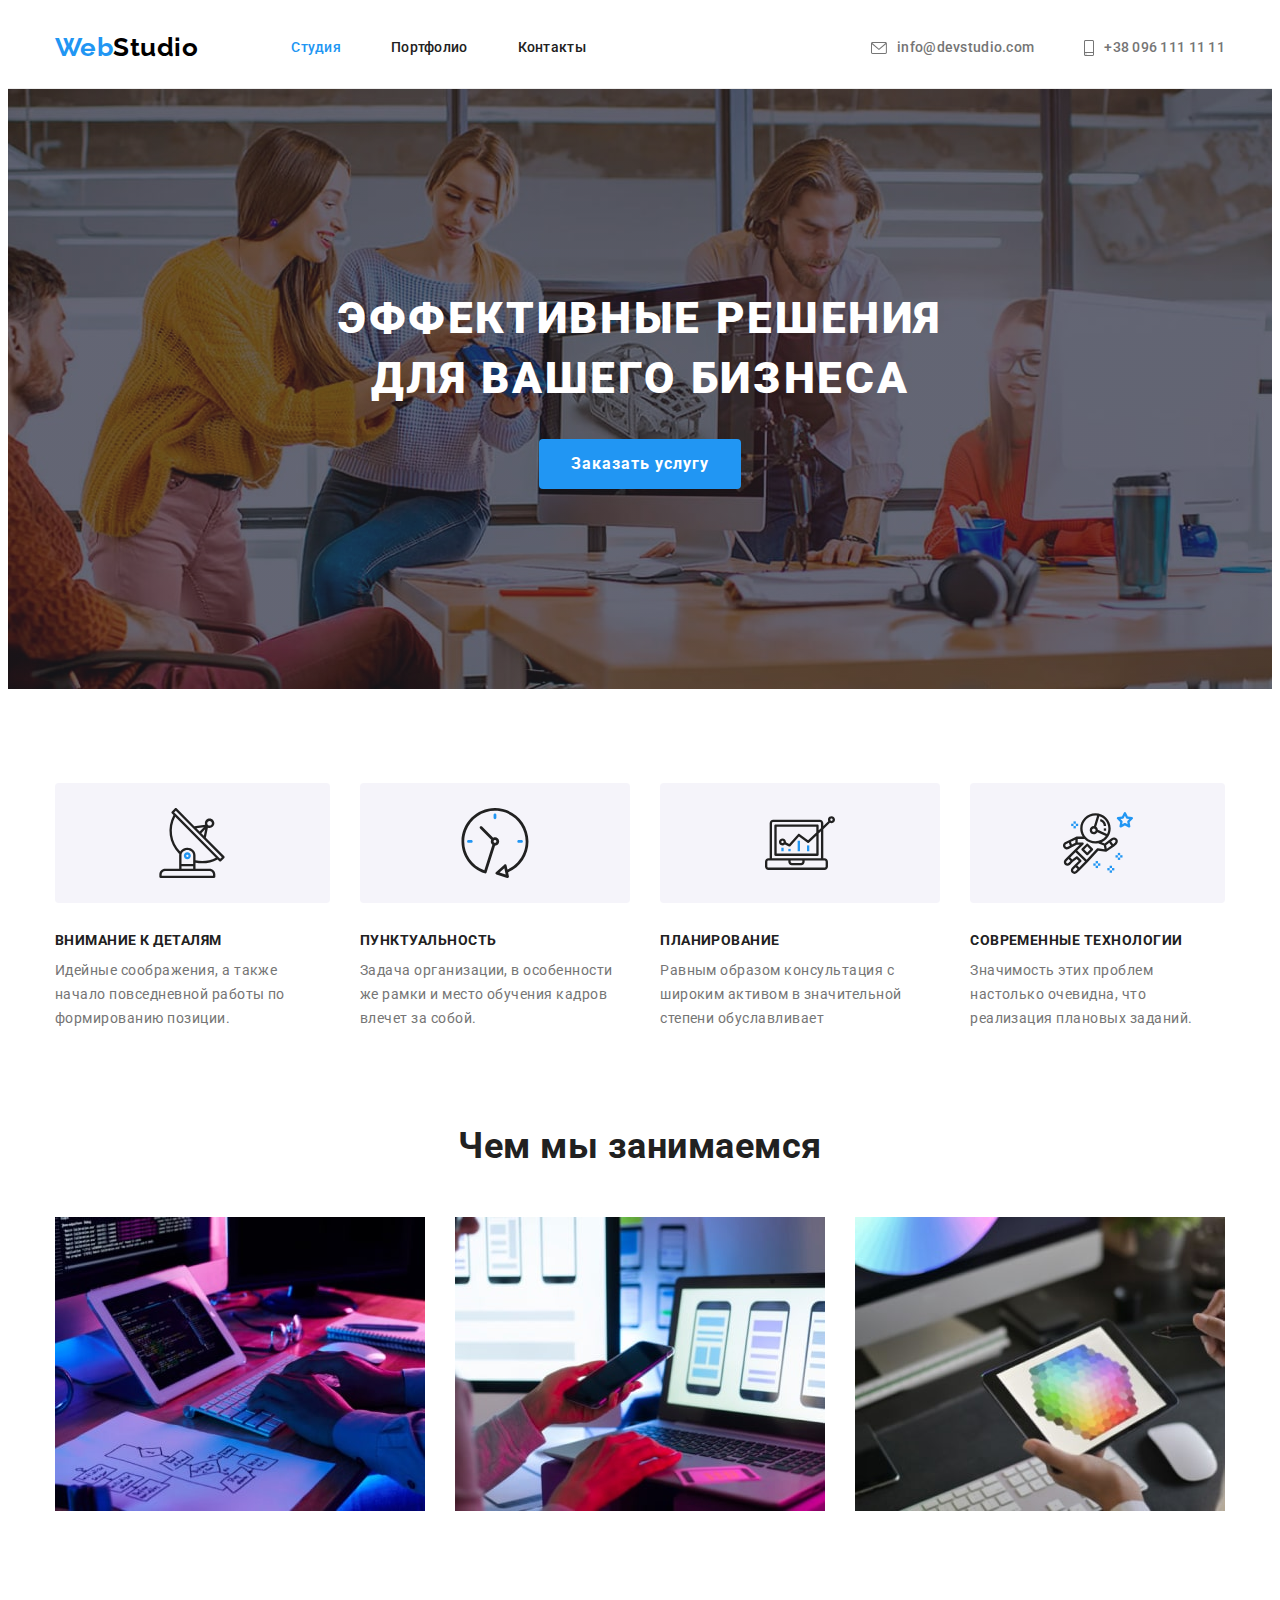
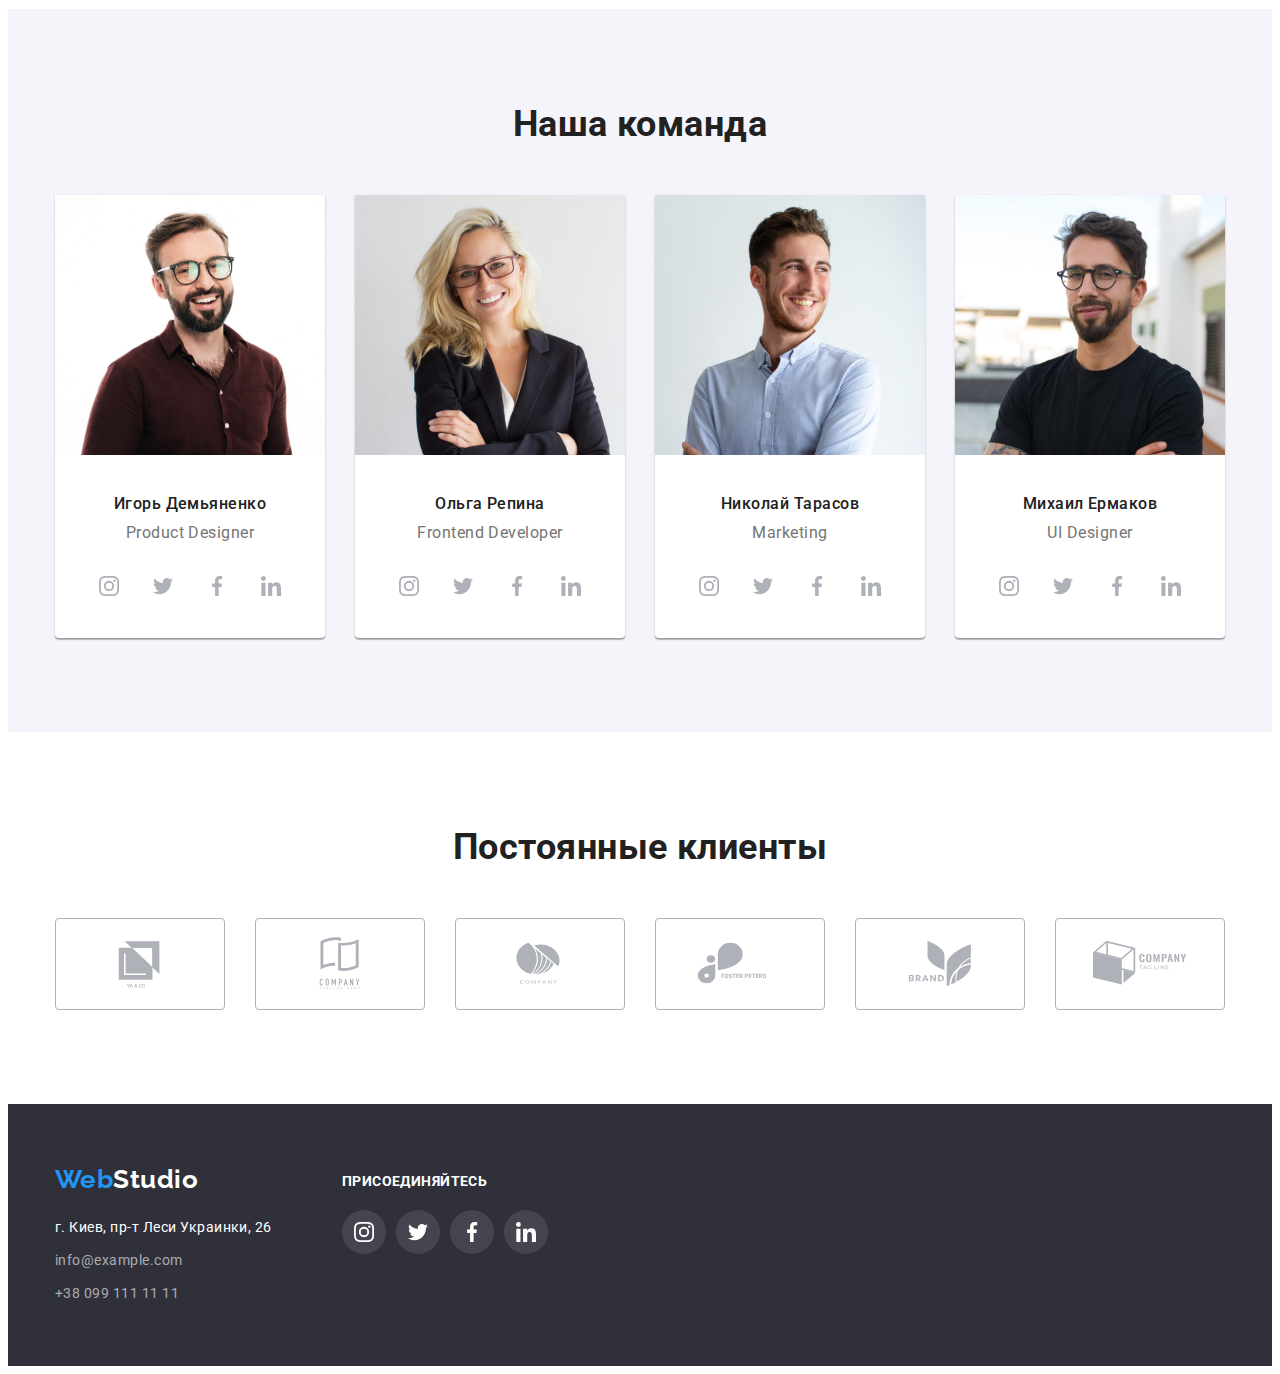
<file: index.html>
<!DOCTYPE html>
<html lang="ru">

<head>
    <meta charset="UTF-8">
    <meta http-equiv="X-UA-Compatible" content="IE=edge">
    <meta name="viewport" content="width=device-width, initial-scale=1.0">
    <title>Document</title>
    <link rel="preconnect" href="https://fonts.googleapis.com">
    <link rel="preconnect" href="https://fonts.gstatic.com" crossorigin>
    <link
        href="https://fonts.googleapis.com/css2?family=Raleway:wght@700&family=Roboto:wght@400;500;700;900&display=swap"
        rel="stylesheet">
    <link rel="stylesheet" href="https://cdnjs.cloudflare.com/ajax/libs/modern-normalize/1.1.0/modern-normalize.min.css"
        integrity="sha512-wpPYUAdjBVSE4KJnH1VR1HeZfpl1ub8YT/NKx4PuQ5NmX2tKuGu6U/JRp5y+Y8XG2tV+wKQpNHVUX03MfMFn9Q=="
        crossorigin="anonymous" referrerpolicy="no-referrer" />
    <link rel="stylesheet" href="./css/styles.css" />
</head>

<body>
    <header class="header-wrap">
        <div class="container border">
            <nav class="nav-bar">
                <a class="logo link" href="./">
                    Web<span class="logo-decor">Studio</span>
                </a>
                <ul class="nav-list list">
                    <li class="item"><a class="nav-item link current" href="./index.html">Студия</a></li>
                    <li class="item"><a class="nav-item link" href="./portfolio.html">Портфолио</a></li>
                    <li class="item"><a class="nav-item link" href="/Контакты">Контакты</a></li>
                </ul>
            </nav>
            <div class="contact-info">
                <a class="cinfo link" href="mailto:info@devstudio.com" target="_blank" rel="no-referrer noopener">
                    <svg class="info-item" width="16" height="12">
                        <use href="./images/icons/sprite.svg#icon-envelope"></use>
                    </svg>
                    info@devstudio.com
                </a>
                <a class="cinfo link" href="tel:+380961111111" target="_blank" rel="no-referrer noopener">
                    <svg class="info-item" width="10" height="16">
                        <use href="./images/icons/sprite.svg#icon-smartphone"></use>
                    </svg>
                    +38 096 111 11 11
                </a>
            </div>
        </div>
    </header>
    <main>
        <section class="order-service overlay">
            <div class="container">
                <h1 class="order-title">Эффективные решения для вашего бизнеса</h1>
                <a href="" class="order-btn link">
                    <span>Заказать услугу</span>
                </a>
            </div>
        </section>
        <section class="section">
            <div class="container">
                <h2 hidden>Приоритеты</h2>
                <ul class="priority-list list">
                    <li class="priority-item icon-antenna">
                        <h3 class="priority-item-header">Внимание к деталям</h3>
                        <p class="priority-text">Идейные соображения, а также начало повседневной работы по формированию
                            позиции.</p>
                    </li>
                    <li class="priority-item icon-clock">
                        <h3 class="priority-item-header">Пунктуальность</h3>
                        <p class="priority-text">Задача организации, в особенности же рамки и место обучения кадров
                            влечет за собой.</p>
                    </li>
                    <li class="priority-item icon-diagram">
                        <h3 class="priority-item-header">Планирование</h3>
                        <p class="priority-text">Равным образом консультация с широким активом в значительной степени
                            обуславливает</p>
                    </li>
                    <li class="priority-item icon-astronaut">
                        <h3 class="priority-item-header">Современные технологии</h3>
                        <p class="priority-text">Значимость этих проблем настолько очевидна, что реализация плановых
                            заданий.</p>
                    </li>
                </ul>
            </div>
        </section>
        <section class="section top-indent">
            <div class="container">
                <h2 class="section-title">Чем мы занимаемся</h2>
                <ul class="duties-list list">
                    <li class="duties-item">
                        <img src="./images/duties-1-min.jpg" alt="Our duties" width="370" height="294">
                    </li>
                    <li class="duties-item">
                        <img src="./images/duties-2-min.jpg" alt="Our duties" width="370" height="294">
                    </li>
                    <li class="duties-item">
                        <img src="./images/duties-3-min.jpg" alt="Our duties" width="370" height="294">
                    </li>
                </ul>
            </div>
        </section>
        <section class="team section">
            <div class="container">
                <h2 class="section-title">Наша команда</h2>
                <ul class="team-list list">
                    <li class="team-item">
                        <img src="./images/team-member-1-min.jpg" alt="Игорь Демьяненко" width="270">
                        <div class="team-item-description">
                            <h3>Игорь Демьяненко</h3>
                            <p lang="en" class="team-text-description">Product Designer</p>
                            <ul class="team-socials list list-socials">
                                <li class="socials-item">
                                    <a class="link-socials link" href="#" target="_blank" rel="noreferrer noopener">
                                        <svg class="social-icon" width="20" height="20">
                                            <use href="./images/icons/sprite.svg#icon-instagram"></use>
                                        </svg>
                                    </a>
                                </li>
                                <li class="socials-item">
                                    <a class="link-socials link" href="#" target="_blank" rel="noreferrer noopener">
                                        <svg class="social-icon" width="20" height="20">
                                            <use href="./images/icons/sprite.svg#icon-twitter"></use>
                                        </svg>
                                    </a>
                                </li>
                                <li class="socials-item">
                                    <a class="link-socials link" href="#" target="_blank" rel="noreferrer noopener">
                                        <svg class="social-icon" width="20" height="20">
                                            <use href="./images/icons/sprite.svg#icon-facebook"></use>
                                        </svg>
                                    </a>
                                </li>
                                <li class="socials-item">
                                    <a class="link-socials link" href="#" target="_blank" rel="noreferrer noopener">
                                        <svg class="social-icon" width="20" height="20">
                                            <use href="./images/icons/sprite.svg#icon-linkedin"></use>
                                        </svg>
                                    </a>
                                </li>
                            </ul>
                        </div>
                    </li>
                    <li class="team-item">
                        <img src="./images/team-member-2-min.jpg" alt="Ольга Репина" width="270">
                        <div class="team-item-description">
                            <h3>Ольга Репина</h3>
                            <p lang="en" class="team-text-description">Frontend Developer</p>
                            <ul class="team-socials list list-socials">
                                <li class="socials-item">
                                    <a href="" class="link-socials link">
                                        <svg class="social-icon" width="20" height="20">
                                            <use href="./images/icons/sprite.svg#icon-instagram"></use>
                                        </svg>
                                    </a>
                                </li>
                                <li class="socials-item">
                                    <a href="" class="link-socials link">
                                        <svg class="social-icon" width="20" height="20">
                                            <use href="./images/icons/sprite.svg#icon-twitter"></use>
                                        </svg>
                                    </a>
                                </li>
                                <li class="socials-item">
                                    <a href="" class="link-socials link">
                                        <svg class="social-icon" width="20" height="20">
                                            <use href="./images/icons/sprite.svg#icon-facebook"></use>
                                        </svg>
                                    </a>
                                </li>
                                <li class="socials-item">
                                    <a href="" class="link-socials link">
                                        <svg class="social-icon" width="20" height="20">
                                            <use href="./images/icons/sprite.svg#icon-linkedin"></use>
                                        </svg>
                                    </a>
                                </li>
                            </ul>
                        </div>
                    </li>
                    <li class="team-item">
                        <img src="./images/team-member-3-min.jpg" alt="Николай Тарасов" width="270">
                        <div class="team-item-description">
                            <h3>Николай Тарасов</h3>
                            <p lang="en" class="team-text-description">Marketing</p>
                            <ul class="team-socials list list-socials">
                                <li class="socials-item">
                                    <a href="" class="link-socials link">
                                        <svg class="social-icon" width="20" height="20">
                                            <use href="./images/icons/sprite.svg#icon-instagram"></use>
                                        </svg>
                                    </a>
                                </li>
                                <li class="socials-item">
                                    <a href="" class="link-socials link">
                                        <svg class="social-icon" width="20" height="20">
                                            <use href="./images/icons/sprite.svg#icon-twitter"></use>
                                        </svg>
                                    </a>
                                </li>
                                <li class="socials-item">
                                    <a href="" class="link-socials link">
                                        <svg class="social-icon" width="20" height="20">
                                            <use href="./images/icons/sprite.svg#icon-facebook"></use>
                                        </svg>
                                    </a>
                                </li>
                                <li class="socials-item">
                                    <a href="" class="link-socials link">
                                        <svg class="social-icon" width="20" height="20">
                                            <use href="./images/icons/sprite.svg#icon-linkedin"></use>
                                        </svg>
                                    </a>
                                </li>
                            </ul>
                        </div>
                    </li>
                    <li class="team-item">
                        <img src="./images/team-member-4-min.jpg" alt="Михаил Ермаков" width="270">
                        <div class="team-item-description">
                            <h3>Михаил Ермаков</h3>
                            <p lang="en"class="team-text-description">UI Designer</p>
                            <ul class="team-socials list list-socials">
                                <li class="socials-item">
                                    <a class="link-socials link" href="#" target="_blank" rel="noreferrer noopener">
                                        <svg class="social-icon" width="20" height="20">
                                            <use href="./images/icons/sprite.svg#icon-instagram"></use>
                                        </svg>
                                    </a>
                                </li>
                                <li class="socials-item">
                                    <a class="link-socials link" href="#" target="_blank" rel="noreferrer noopener">
                                        <svg class="social-icon" width="20" height="20">
                                            <use href="./images/icons/sprite.svg#icon-twitter"></use>
                                        </svg>
                                    </a>
                                </li>
                                <li class="socials-item">
                                    <a class="link-socials link" href="#" target="_blank" rel="noreferrer noopener">
                                        <svg class="social-icon" width="20" height="20">
                                            <use href="./images/icons/sprite.svg#icon-facebook"></use>
                                        </svg>
                                    </a>
                                </li>
                                <li class="socials-item">
                                    <a class="link-socials link" href="#" target="_blank" rel="noreferrer noopener">
                                        <svg class="social-icon" width="20" height="20">
                                            <use href="./images/icons/sprite.svg#icon-linkedin"></use>
                                        </svg>
                                    </a>
                                </li>
                            </ul>
                        </div>
                    </li>
                </ul>
            </div>
        </section>
        <section class="section">
            <div class="container">
                <h2 class="section-title">Постоянные клиенты</h2>
                <ul class="flex-list list">
                    <li class="clients-item">
                        <a class="client-link link" href="#" target="_blank" rel="norefferer noopener">
                            <svg class="client-icon">
                                <use href="./images/icons/sprite.svg#icon-company-1"></use>
                            </svg>
                        </a>
                    </li>
                    <li class="clients-item">
                        <a class="client-link link" href="#" target="_blank" rel="norefferer noopener">
                            <svg class="client-icon">
                                <use href="./images/icons/sprite.svg#icon-company-2"></use>
                            </svg>
                        </a>
                    </li>
                    <li class="clients-item">
                        <a class="client-link link" href="#" target="_blank" rel="norefferer noopener">
                            <svg class="client-icon">
                                <use href="./images/icons/sprite.svg#icon-company-3"></use>
                            </svg>
                        </a>
                    </li>
                    <li class="clients-item">
                        <a class="client-link link" href="#" target="_blank" rel="norefferer noopener">
                            <svg class="client-icon">
                                <use href="./images/icons/sprite.svg#icon-company-4"></use>
                            </svg>
                        </a>
                    </li>
                    <li class="clients-item">
                        <a class="client-link link" href="#" target="_blank" rel="norefferer noopener">
                            <svg class="client-icon">
                                <use href="./images/icons/sprite.svg#icon-company-5"></use>
                            </svg>
                        </a>
                    </li>
                    <li class="clients-item">
                        <a class="client-link link" href="#" target="_blank" rel="norefferer noopener">
                            <svg class="client-icon" width="94" height="44">
                                <use href="./images/icons/sprite.svg#icon-company-6"></use>
                            </svg>
                        </a>
                    </li>
                </ul>
            </div>
        </section>
    </main>
    <footer class="footer">
        <div class="footer-wrap container">
            <address class="footer-address footer-text ">
                <a href="./" class="logo link">
                    Web<span class="footer-logo">Studio</span>
                </a>
                <ul class="list">
                    <li class="address-wrap"><span>г. Киев, пр-т Леси Украинки, 26</span></li>
                    <li class="address-wrap"><a class="footer-contact link" href="mailto:info@example.com"
                            target="_blank">info@example.com</a></li>
                    <li class="address-wrap"><a class="footer-contact link" href="tel:+380991111111">+38 099 111 11 11</a>
                    </li>
                </ul>
            </address>
            <div class="footer-social">
                <h2 class="footer-social-title">присоединяйтесь</h2>
                <ul class="footer-social-list list">
                    <li class="footer-social-item link">
                        <a class="footer-social-link" href="#" target="_blank" rel="norefferer noopener">
                            <svg class="footer-social-icon" width="20" height="20">
                                <use href="./images/icons/sprite.svg#icon-instagram"></use>
                            </svg>
                        </a>
                    </li>
                    <li class="footer-social-item link">
                        <a class="footer-social-link" href="#" target="_blank" rel="norefferer noopener">
                            <svg class="footer-social-icon" width="20" height="20">
                                <use href="./images/icons/sprite.svg#icon-twitter"></use>
                            </svg>
                        </a>
                    </li>
                    <li class="footer-social-item link">
                        <a class="footer-social-link" href="#" target="_blank" rel="norefferer noopener">
                            <svg class="footer-social-icon" width="20" height="20">
                                <use href="./images/icons/sprite.svg#icon-facebook"></use>
                            </svg>
                        </a>
                    </li>
                    <li class="footer-social-item link">
                        <a class="footer-social-link" href="#" target="_blank" rel="norefferer noopener">
                            <svg class="footer-social-icon" width="20" height="20">
                                <use href="./images/icons/sprite.svg#icon-linkedin"></use>
                            </svg>
                        </a>
                    </li>
                </ul>
            </div>
        </div>

    </footer>
</body>

</html>
</file>
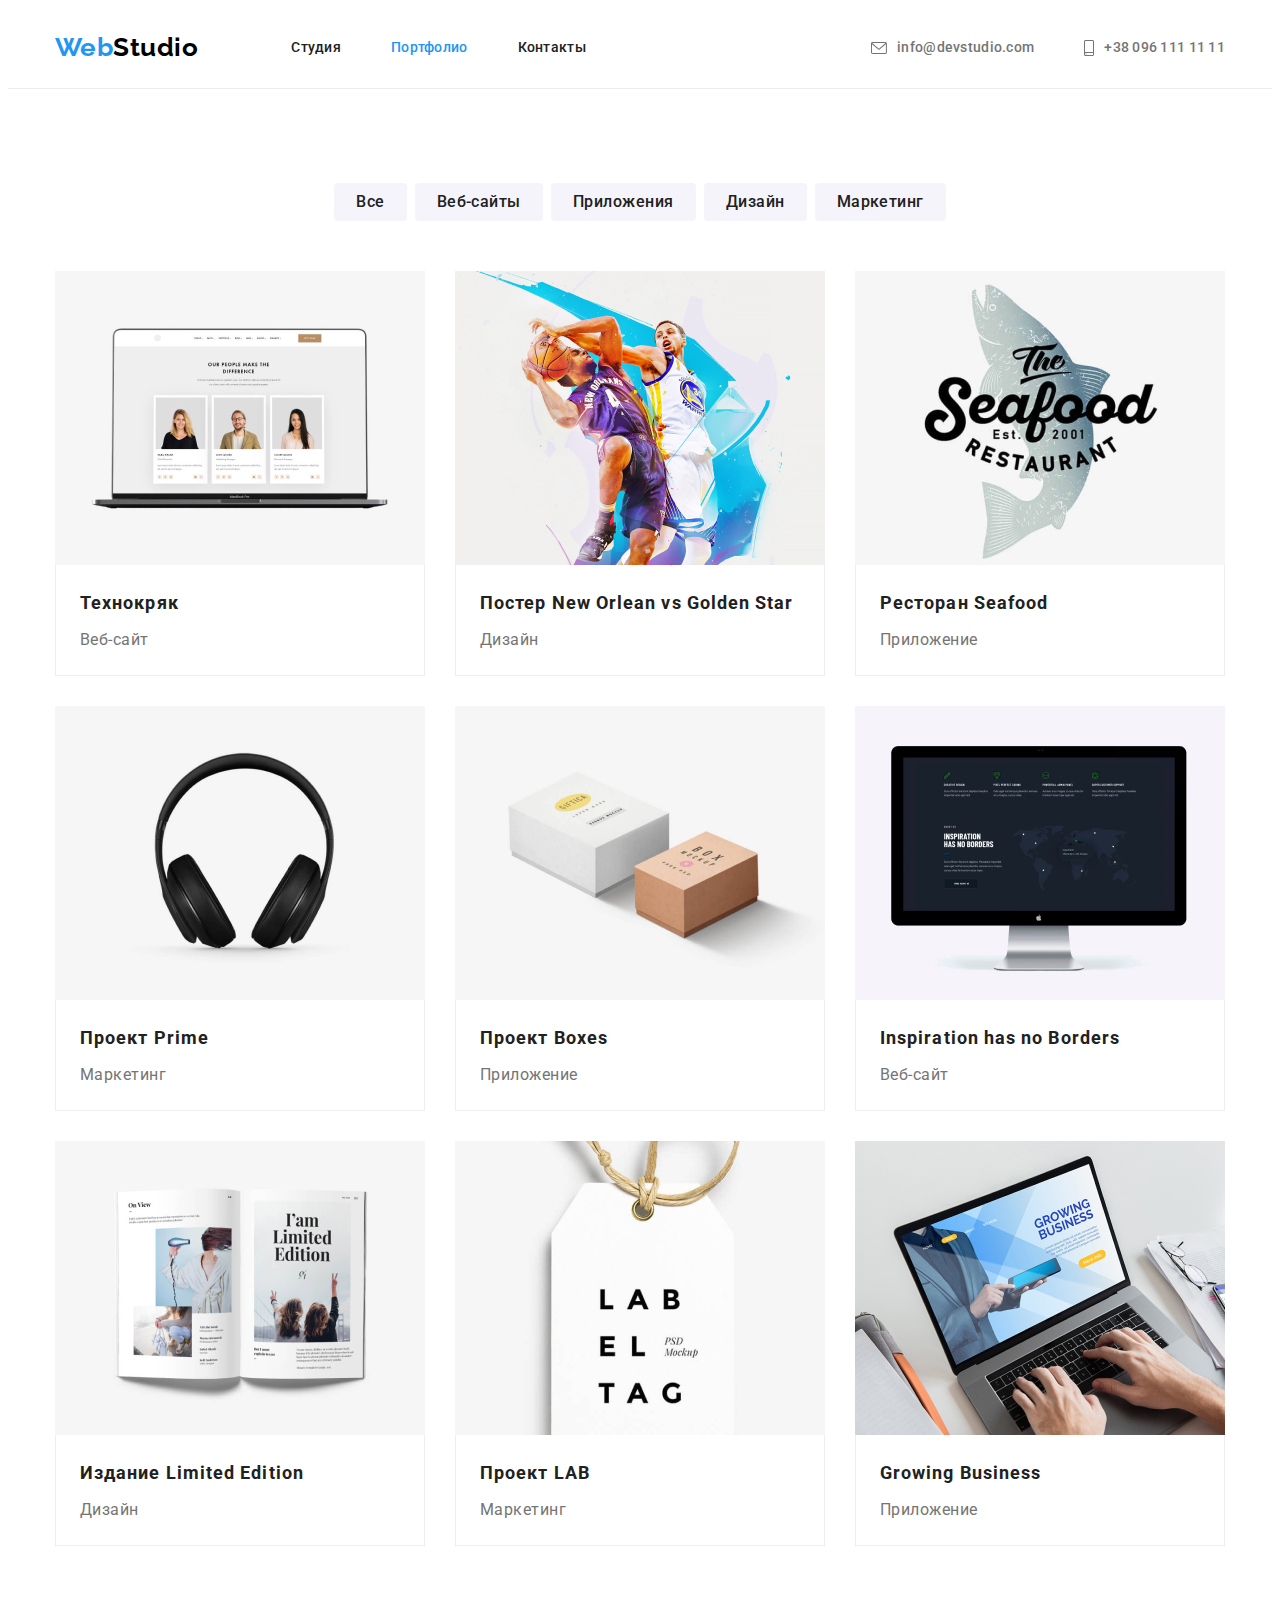
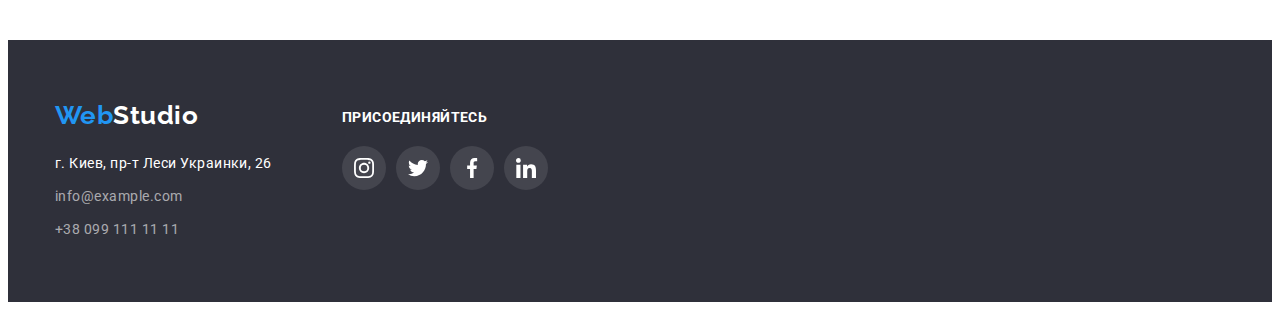
<file: portfolio.html>
<!DOCTYPE html>
<html lang="ru">

<head>
    <link rel="stylesheet" href="https://cdnjs.cloudflare.com/ajax/libs/modern-normalize/1.1.0/modern-normalize.min.css"
        integrity="sha512-wpPYUAdjBVSE4KJnH1VR1HeZfpl1ub8YT/NKx4PuQ5NmX2tKuGu6U/JRp5y+Y8XG2tV+wKQpNHVUX03MfMFn9Q=="
        crossorigin="anonymous" referrerpolicy="no-referrer" />
    <meta charset="UTF-8">
    <meta http-equiv="X-UA-Compatible" content="IE=edge">
    <meta name="viewport" content="width=device-width, initial-scale=1.0">
    <title>Портфолио</title>
    <link rel="preconnect" href="https://fonts.googleapis.com">
    <link rel="preconnect" href="https://fonts.gstatic.com" crossorigin>
    <link
        href="https://fonts.googleapis.com/css2?family=Raleway:wght@700&family=Roboto:wght@400;500;700;900&display=swap"
        rel="stylesheet">
    <link rel="stylesheet" href="./css/styles.css" />
</head>

<body>
    <header class="header-wrap">
        <div class="container border">
            <nav class="nav-bar">
                <a class="logo link" href="./">
                    Web<span class="logo-decor">Studio</span>
                </a>
                <ul class="nav-list list">
                    <li class="item"><a class="nav-item link" href="./index.html">Студия</a></li>
                    <li class="item"><a class="nav-item link current" href="./portfolio.html">Портфолио</a></li>
                    <li class="item"><a class="nav-item link" href="/Контакты">Контакты</a></li>
                </ul>
            </nav>
            <div class="contact-info">
                <a class="cinfo link" href="mailto:info@devstudio.com" target="_blank" rel="no-referrer noopener">
                    <svg class="info-item" width="16" height="12">
                        <use href="./images/icons/sprite.svg#icon-envelope"></use>
                    </svg>
                    info@devstudio.com
                </a>
                <a class="cinfo link" href="tel:+380961111111" target="_blank" rel="no-referrer noopener">
                    <svg class="info-item" width="10" height="16">
                        <use href="./images/icons/sprite.svg#icon-smartphone"></use>
                    </svg>
                    +38 096 111 11 11
                </a>
            </div>
        </div>
    </header>
    <section class="section">
        <div class="container">
            <h1 hidden>Портфолио</h1>
            <ul class="button-list list">
                <li>
                    <button class="button" type="button">Все</button>
                </li>
                <li>
                    <button class="button" type="button">Веб-сайты</button>
                </li>
                <li>
                    <button class="button" type="button">Приложения</button>
                </li>
                <li>
                    <button class="button" type="button">Дизайн</button>
                </li>
                <li>
                    <button class="button" type="button">Маркетинг</button>
                </li>
            </ul>
            <ul class="flex-list list">
                <li class="portfolio-item">
                    <img src="./images/portfolio-logos/technokryak.jpg" alt="Веб-сайт Технокряк" width="370">
                    <div class="item-text">
                        <h2>Технокряк</h2>
                        <p>Веб-сайт</p>
                    </div>
                </li>
                <li class="portfolio-item">
                    <img src="./images/portfolio-logos/neworlean.jpg" alt="Дизайн постера" width="370">
                    <div class="item-text">
                        <h2>Постер <span lang="en">New Orlean vs Golden Star</span></h2>
                        <p>Дизайн</p>
                    </div>
                </li>
                <li class="portfolio-item">
                    <img src="./images/portfolio-logos/seafood.jpg" alt="Приложение" width="370">
                    <div class="item-text">
                        <h2>Ресторан <span lang="en">Seafood</span></h2>
                        <p>Приложение</p>
                    </div>
                </li>
                <li class="portfolio-item">
                    <img src="./images/portfolio-logos/prime.jpg" alt="Маркетинговый проект" width="370">
                    <div class="item-text">
                        <h2>Проект <span lang="en">Prime</span></h2>
                        <p>Маркетинг</p>
                    </div>
                </li>
                <li class="portfolio-item">
                    <img src="./images/portfolio-logos/boxes.jpg" alt="Приложение" width="370">
                    <div class="item-text">
                        <h2>Проект <span lang="en">Boxes</span></h2>
                        <p>Приложение</p>
                    </div>
                </li>
                <li class="portfolio-item">
                    <img src="./images/portfolio-logos/inspiration.jpg" alt="Веб-сайт" width="370">
                    <div class="item-text">
                        <h2 lang="en">Inspiration has no Borders</h2>
                        <p>Веб-сайт</p>
                    </div>
                </li>
                <li class="portfolio-item">
                    <img src="./images/portfolio-logos/limited-edition.jpg" alt="Дизайн издания" width="370">
                    <div class="item-text">
                        <h2>Издание <span lang="en">Limited Edition</span></h2>
                        <p>Дизайн</p>
                    </div>
                </li>
                <li class="portfolio-item">
                    <img src="./images/portfolio-logos/lab.jpg" alt="Маркетинговый проект" width="370"">
                    <div class=" item-text">
                    <h2>Проект <span lang="en">LAB</span></h2>
                    <p>Маркетинг</p>
        </div>
        </li>
        <li class="portfolio-item">
            <img src="./images/portfolio-logos/gr-business.jpg" alt="Бизнесс приложение" width="370">
            <div class="item-text">
                <h2 lang="en">Growing Business</h2>
                <p>Приложение</p>
            </div>
        </li>
        </ul>
        </div>
    </section>

    <footer class="footer">
        <div class="footer-wrap container">
            <address class="footer-address footer-text ">
                <a href="./" class="logo link">
                    Web<span class="footer-logo">Studio</span>
                </a>
                <ul class="list">
                    <li class="address-wrap"><span>г. Киев, пр-т Леси Украинки, 26</span></li>
                    <li class="address-wrap"><a class="footer-contact link" href="mailto:info@example.com"
                            target="_blank">info@example.com</a></li>
                    <li class="address-wrap"><a class="footer-contact link" href="tel:+380991111111">+38 099 111 11 11</a>
                    </li>
                </ul>
            </address>
            <div class="footer-social">
                <h2 class="footer-social-title">присоединяйтесь</h2>
                <ul class="footer-social-list list">
                    <li class="footer-social-item link">
                        <a class="footer-social-link" href="#" target="_blank" rel="norefferer noopener">
                            <svg class="footer-social-icon" width="20" height="20">
                                <use href="./images/icons/sprite.svg#icon-instagram"></use>
                            </svg>
                        </a>
                    </li>
                    <li class="footer-social-item link">
                        <a class="footer-social-link" href="#" target="_blank" rel="norefferer noopener">
                            <svg class="footer-social-icon" width="20" height="20">
                                <use href="./images/icons/sprite.svg#icon-twitter"></use>
                            </svg>
                        </a>
                    </li>
                    <li class="footer-social-item link">
                        <a class="footer-social-link" href="#" target="_blank" rel="norefferer noopener">
                            <svg class="footer-social-icon" width="20" height="20">
                                <use href="./images/icons/sprite.svg#icon-facebook"></use>
                            </svg>
                        </a>
                    </li>
                    <li class="footer-social-item link">
                        <a class="footer-social-link" href="#" target="_blank" rel="norefferer noopener">
                            <svg class="footer-social-icon" width="20" height="20">
                                <use href="./images/icons/sprite.svg#icon-linkedin"></use>
                            </svg>
                        </a>
                    </li>
                </ul>
            </div>
        </div>
    
    </footer>
</body>

</html>
</file>
<file: css/styles.css>
:root {
  --accent-color: #2196f3;
  --page-main-text-color: #212121;
  --secondary-text-color: #757575;
  --section-bg-color: #2f303a;
  --button-bg-color: #f5f4fa;
  --button-text-color: #212121;
  --active-button-text-color: #ffffff;
  --section-title-text-color: #212121;
}

html {
  box-sizing: border-box;
}

*,
*::before,
*::after {
  box-sizing: inherit;
}

body {
  font-family: 'Roboto', sans-serif;

  color: var(--page-main-text-color);
  letter-spacing: 0.03em;
}

h1,
h2,
h3,
h4,
h5,
h6,
p {
  margin-top: 0;
}

a {
  cursor: default;
}

.link {
  text-decoration: none;
}

.list {
  padding: 0;
  margin: 0;
  list-style-type: none;
}

.flex-list {
  width: 1170px;
  display: flex;
  flex-wrap: wrap;
  margin-top: 50px;
}

.section-title {
  font-weight: 700;
  font-size: 36px;
  line-height: 1.17;
  color: var(--section-title-text-color);
}

.button {
  padding: 6px 22px;
  border: transparent;
  border-radius: 4px;

  font-family: 'Roboto', sans-serif;
  font-weight: 500;
  font-size: 16px;
  line-height: 1.62;
  letter-spacing: 0.03em;
  text-align: center;
  color: var(--button-text-color);
  background-color: var(--button-bg-color);
  cursor: pointer;
}

.button:hover,
.button:focus {
  background-color: var(--accent-color);
  color: var(--active-button-text-color);
  filter: drop-shadow(0px 4px 4px rgba(0, 0, 0, 0.25));
}

.container {
  margin-left: auto;
  margin-right: auto;
  width: 1200px;
  padding-left: 15px;
  padding-right: 15px;
}

.section {
  padding: 94px 0;
}

/*---------------------- Navigation bar ----------------------*/

.header-wrap {
  box-sizing: inherit;
  border-bottom: 1px solid #ececec;
}

.nav-bar {
  display: flex;
}

.header-wrap .border {
  display: flex;
  justify-content: space-between;
}

.nav-bar a,
.contact-info a {
  cursor: pointer;
}

.nav-bar .logo {
  padding-top: 24px;
  padding-bottom: 25px;
  margin-right: 93px;
}

.logo {
  font-family: Raleway;
  font-weight: 700;
  font-size: 26px;
  line-height: 1.19;
  color: var(--accent-color);
}

.logo-decor {
  color: #000000;
}

.nav-list {
  display: flex;
  margin: 0 auto;
}

.nav-list .item:not(:last-child) {
  margin-right: 50px;
}

.nav-item {
  font-weight: 500;
  font-size: 14px;
  line-height: 1.14;
  letter-spacing: 0.02em;
  color: var(--page-main-text-color);
}

.nav-list .nav-item {
  display: block;
  padding-top: 32px;
  padding-bottom: 32px;
}

.current {
  color: var(--accent-color);
}

.nav-item:hover,
.nav-item:focus {
  color: var(--accent-color);
}

.contact-info .cinfo + .cinfo {
  margin-left: 50px;
}

.contact-info {
  display: flex;
}

.contact-info .cinfo {
  padding: 32px 0;

  font-weight: 500;
  font-size: 14px;
  line-height: 1.14;
  letter-spacing: 0.02em;
  color: var(--secondary-text-color);
}

.cinfo:hover,
.cinfo:focus {
  color: var(--accent-color);
  fill: currentColor;
}

.cinfo {
  display: flex;
  align-items: center;
  justify-content: center;
  fill: var(--secondary-text-color);
}

.info-item {
  margin-right: 10px;
}

/*---------------------- Order service ----------------------*/

.order-service {
  padding: 200px 0;

  text-align: center;
  background-color: #c4c4c4;
}

.overlay {
  max-width: 1600px;
  height: 600px;
  margin: 0 auto;
  background-image: linear-gradient(rgba(47, 48, 58, 0.4), rgba(47, 48, 58, 0.4)),
    url('../images/order-bg.jpg');
  background-repeat: no-repeat;
  background-position: center;
  background-size: cover;
}

.order-title {
  width: 696px;
  margin: 0 auto;

  font-weight: 900;
  font-size: 44px;
  line-height: 1.36;
  letter-spacing: 0.06em;
  text-transform: uppercase;
  color: #ffffff;
}

.order-btn {
  display: inline-block;
  margin-top: 30px;
  padding: 10px 32px;
  border-radius: 4px;

  font-weight: 700;
  font-size: 16px;
  line-height: 1.87;
  letter-spacing: 0.06em;
  color: #ffffff;
  background-color: var(--accent-color);
}

/*---------------------- Priorities ----------------------*/

.priority-list {
  display: flex;
}

.priority-item-header {
  margin-bottom: 10px;
}

.priority-item::before {
  content: '';
  display: block;
  margin-bottom: 30px;
  height: 120px;
  display: block;

  background-size: 70px;
  background-repeat: no-repeat;
  background-position: center;
  background-color: #f5f4fa;
  border-radius: 4px;
}

.icon-antenna::before {
  background-image: url('../images/icons/antenna.svg');
}

.icon-clock::before {
  background-image: url('../images/icons/clock.svg');
}

.icon-diagram::before {
  background-image: url('../images/icons/diagram.svg');
}

.icon-astronaut::before {
  background-image: url('../images/icons/astronaut.svg');
}

.priority-item:not(:last-child) {
  margin-right: 30px;
}

.priority-item > h3 {
  font-weight: 700;
  font-size: 14px;
  line-height: 1.14;
  text-transform: uppercase;
}

.priority-text {
  margin: 0;

  font-size: 14px;
  line-height: 1.71;
  color: var(--secondary-text-color);
}

/*---------------------- Duties ----------------------*/

.top-indent {
  padding-top: 0;
}

.section-title {
  margin-bottom: 50px;

  text-align: center;
}

.duties-list {
  display: flex;
  justify-content: center;
}

.duties-item:not(:last-child) {
  margin-right: 30px;
}

/*---------------------- Our team ----------------------*/

.team {
  background-color: #f5f4fa;
  text-align: center;
}

.team .section-title {
  margin-bottom: 50px;
}

.team-list {
  display: flex;
  justify-content: center;
}

.team-item {
  background-color: #ffffff;
  box-shadow: 0px 1px 3px rgba(0, 0, 0, 0.12), 0px 1px 1px rgba(0, 0, 0, 0.14),
    0px 2px 1px rgba(0, 0, 0, 0.2);
  border-radius: 0 0 4px 4px;
}

.team-item:not(:last-child) {
  margin-right: 30px;
}

.team-item-description > h3 {
  margin-bottom: 0px;

  font-weight: 500;
  font-size: 16px;
  line-height: 1.9;
  letter-spacing: 0.03em;
}

.team-item-description > p {
  margin-bottom: 0;

  font-size: 16px;
  line-height: 1.8;
  letter-spacing: 0.03em;
  color: var(--secondary-text-color);
}

.team-item-description {
  padding: 30px 0;
}

.team-text-description {
  padding-bottom: 16px;
}

.list-socials {
  display: flex;
  justify-content: center;
}

.link-socials {
  display: flex;
  width: 100%;
  height: 100%;
  align-items: center;
  justify-content: center;
  border-radius: 50%;
  background-color: #fff;
}

.social-icon {
  fill: #afb1b8;
}

.link-socials:hover,
.link-socials:focus,
.link-socials:hover .social-icon,
.link-socials:focus .social-icon {
  fill: #ffffff;
  background-color: var(--accent-color);
  cursor: pointer;
}

.socials-item {
  width: 44px;
  height: 44px;
}

.socials-item:not(:last-child) {
  margin-right: 10px;
}

/*---------------------- Clients ----------------------*/

.clients-item {
  display: flex;
  flex-basis: calc((100% - 150px) / 6);
  width: 172px;
  height: 92px;
  margin-right: 30px;
}

.client-link {
  display: flex;
  width: 100%;
  height: 100%;
  align-items: center;
  justify-content: center;
  border: 1px solid #afb1b8;
  border-radius: 4px;
  cursor: pointer;
}

.clients-item:nth-child(6n) {
  margin-right: 0;
}

.client-icon {
  width: 106px;
  height: 60px;
  fill: #afb1b8;
}

.client-link:hover,
.client-link:focus,
.client-link:hover .client-icon,
.client-link:focus .client-icon {
  fill: var(--accent-color);
  border-color: var(--accent-color);
}

/*---------------------- Footer ----------------------*/

.footer {
  padding: 60px 0;
  background-color: var(--section-bg-color);
}

.footer-wrap {
  display: flex;
  justify-content: flex-start;
}

.footer-logo {
  color: #ffffff;
}

.footer-text {
  font-weight: 400;
  font-size: 14px;
  line-height: 1.71;
}

.footer-address {
  font-style: normal;
  color: #ffffff;
}

.footer-address a {
  cursor: pointer;
}

.footer-contact {
  color: rgba(255, 255, 255, 0.6);
}

.address-wrap {
  margin-right: 70px;
}

.address-wrap:first-child {
  margin-top: 20px;
}

.address-wrap:not(:last-child) {
  margin-bottom: 9px;
}

.footer-social-item {
  display: flex;
  width: 44px;
  height: 44px;
}

.footer-social-item:not(:last-child) {
  margin-right: 10px;
}

.footer-social-list {
  display: flex;
}

.footer-social-title {
  margin-top: 10px;
  margin-bottom: 20px;

  font-weight: 700;
  font-size: 14px;
  text-transform: uppercase;
  line-height: 1.14;
  letter-spacing: 0.03em;

  color: #ffffff;
}

.footer-social-link {
  width: 100%;
  height: 100%;
  display: flex;
  align-items: center;
  justify-content: center;
  border-radius: 50%;
  background-color: rgba(255, 255, 255, 0.1);
  cursor: pointer;
}

.footer-social-icon {
  fill: #ffffff;
}

.footer-social-link:hover,
.footer-social-link:focus,
.footer-social-link:hover .footer-social-icon,
.footer-social-link:focus .footer-social-icon {
  background-color: var(--accent-color);
}

/*---------------------- Portfolio page ----------------------*/

/*---------------------- Portfolio filter buttons ----------------------*/

.button-list {
  display: flex;
  justify-content: center;
}

.button-list li:not(:last-child) {
  padding-right: 8px;
}

/*---------------------- Portfolio items ----------------------*/

.portfolio-item {
  width: calc((100% - 60px) / 3);
  margin-right: 30px;
  margin-bottom: 30px;
}

.portfolio-item:hover {
  box-shadow: 0px 1px 1px rgba(0, 0, 0, 0.12), 0px 4px 4px rgba(0, 0, 0, 0.06),
    1px 4px 6px rgba(0, 0, 0, 0.16);
  cursor: pointer;
}

.portfolio-item:nth-child(3n) {
  margin-right: 0;
}

.portfolio-item:nth-last-child(-n + 3) {
  margin-bottom: 0;
}

.portfolio-item img {
  margin-bottom: -4px;
}

.item-description {
  border-bottom: none;
}

.item-text {
  padding: 20px 24px;
  border-right: 1px solid #eeeeee;
  border-bottom: 1px solid #eeeeee;
  border-left: 1px solid #eeeeee;
}

.item-text h2 {
  margin-bottom: 4px;

  font-weight: 700;
  font-size: 18px;
  line-height: 2;
  letter-spacing: 0.06em;
}

.item-text p {
  margin-bottom: 0;

  line-height: 1.88;
  font-size: 16px;
  color: var(--secondary-text-color);
}
</file>
